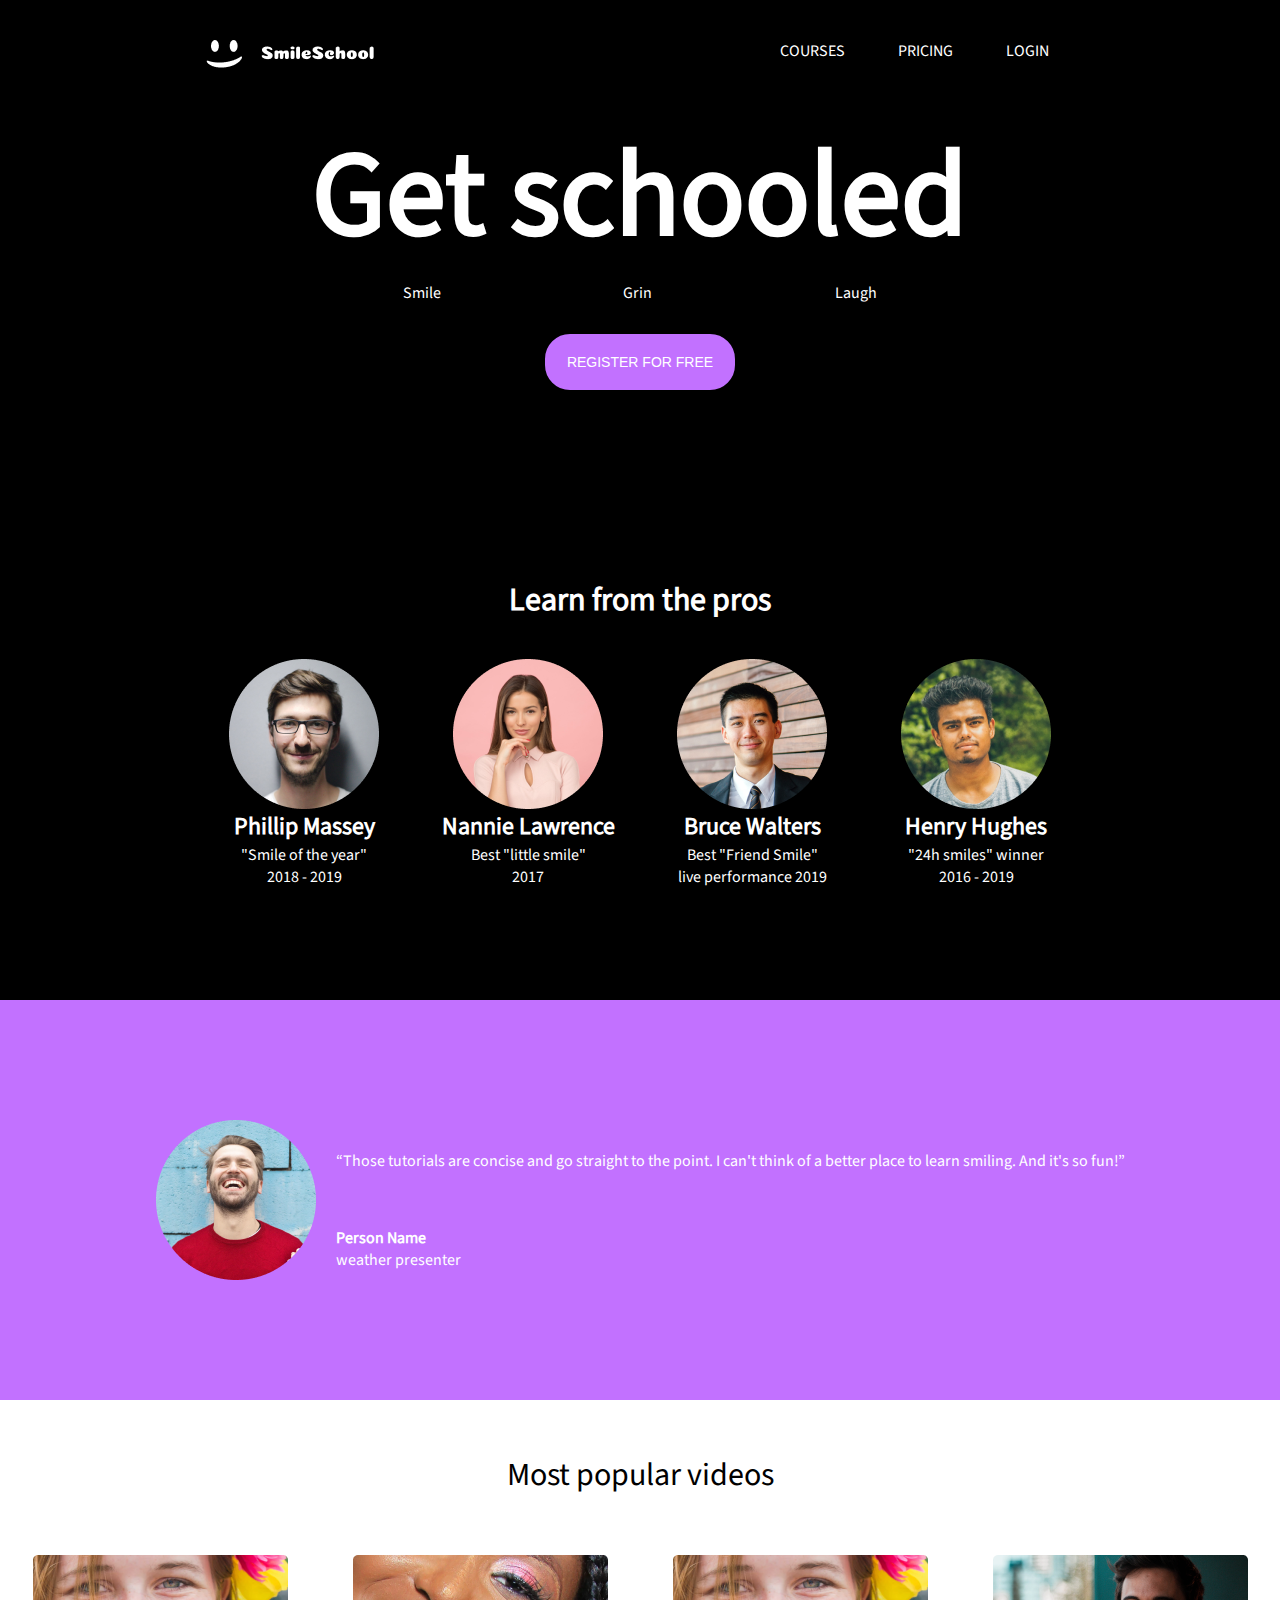
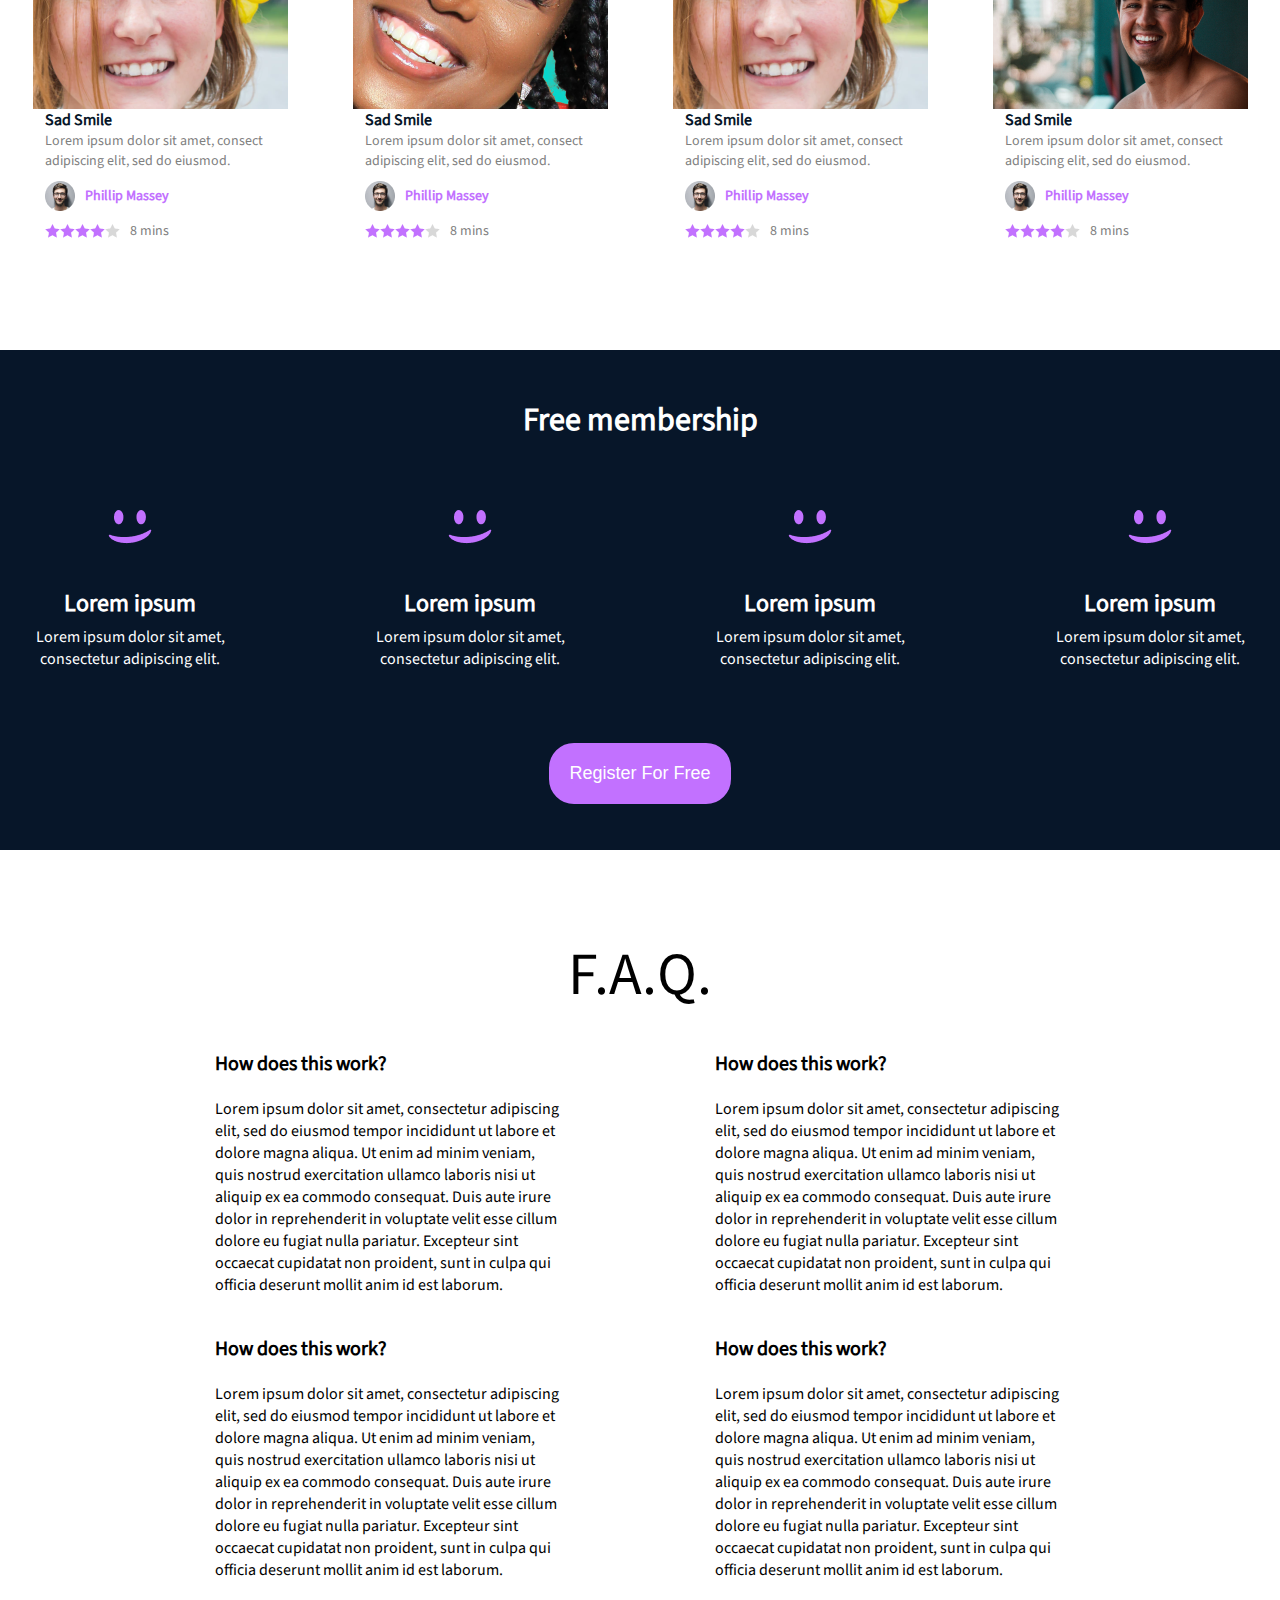
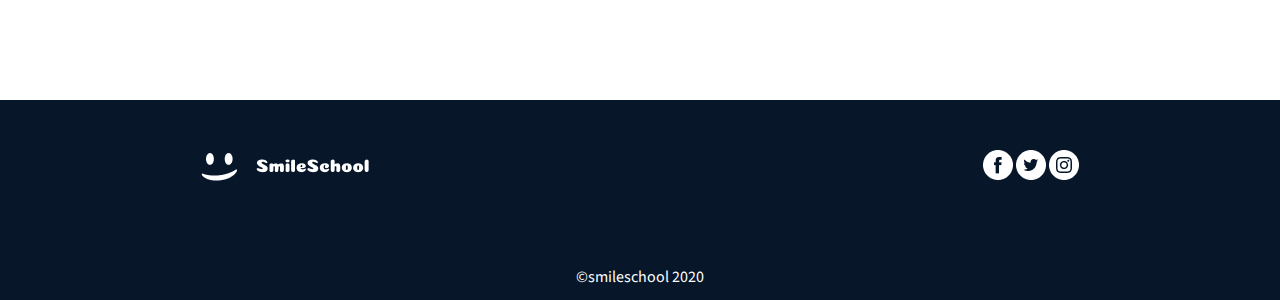
<file: css_advanced/index.html>
<!DOCTYPE html>
<html lang="en">
    <head>
        <meta charset="UTF-8">
        <title>Smile School - Home Page</title>
        <link rel="stylesheet" href="./styles.css">
        <meta name="viewport" content="width=device-width, initial-scale=1">
    </head>
    <body>
        <!-- Header -->
        <header>
            <div id="header_bar">
                <a href="#">
                    <img src="./img/logo.png" alt="Logo" class="header_logo">
                </a>
                <div class="nav_bar">
                    <a href="#">COURSES</a>
                    <a href="#">PRICING</a>
                    <a href="#">LOGIN</a>
                </div>
            </div>
        </header>

        <!-- Main Element -->
        <main>
            <!-- Section 1 -->
            <section id="get_schooled_section">
                <!-- Above the main image -->
                <div id="get_schooled_content">
                    <h1>Get schooled</h1>
                    <div id="get_schooled_moto">
                        <p>Smile</p>
                        <p>Grin</p>
                        <p>Laugh</p>
                    </div>
                    <button>REGISTER FOR FREE</button>
                </div>
            </section>

            <!-- Learn from the pros - 4 pros cards -->
            <section id="learn_from_the_pros_section">
                <h1>Learn from the pros</h1>
                <div class="pro_cards">
                    <div class="pro_card">
                        <img src="./img/philip_avatar.png" alt="">
                        <h2>Phillip Massey</h2>
                        <p>"Smile of the year"</p>
                        <p>2018 - 2019</p>
                    </div>
                    <div class="pro_card">
                        <img src="./img/mannie_avatar.png" alt="">
                        <h2>Nannie Lawrence</h2>
                        <p>Best "little smile"</p>
                        <p>2017</p>
                    </div>
                    <div class="pro_card">
                        <img src="./img/bruce_avatar.png" alt="">
                        <h2>Bruce Walters</h2>
                        <p>Best "Friend Smile"</p>
                        <p>live performance 2019</p>
                    </div>
                    <div class="pro_card">
                        <img src="./img/henry_avatar.png" alt="">
                        <h2>Henry Hughes</h2>
                        <p>"24h smiles" winner</p>
                        <p>2016 - 2019</p>
                    </div>
                </div>
            </section>

            <!-- Quote section -->
            <section id="quote_section">
                <div id="quote_quote_section">
                    <img src="./img/avatar.png" alt="">
                    <div>
                        <q>Those tutorials are concise and go straight to the point. I can't think of a better place to learn smiling. And it's so fun!</q>
                        <p><b>Person Name</b></p>
                        <p>weather presenter</p>
                    </div>
                </div>
            </section>
            <!-- Most popular videos -->
            <section id="popular_videos_section">
                <h1>Most popular videos</h1>
                <div class="video_cards">
                    <!-- Video cards -->
                    <div class="video_card">
                        <img src="./img/preview (1).png" alt="">
                            <div class="video_card_content">
                                <h2>Sad Smile</h2>  
                                <p>Lorem ipsum dolor sit amet, consect adipiscing elit, sed do eiusmod.</p>
                                <div>
                                    <img src="./img/avatar (1).png" alt="">
                                    <h3>Phillip Massey</h3>
                                </div>
                                <div>
                                    <img class="star star1" src="./img/Star_full.png" alt=""><img class="star star2" src="./img/Star_full.png" alt=""><img class="star star3" src="./img/Star_full.png" alt=""><img class="star star4" src="./img/Star_full.png" alt=""><img class="star star5" src="./img/Star_empty.png" alt="">
                                    <p>8 mins</p>
                            </div>
                        </div>
                    </div>
                    <div class="video_card">
                        <img src="./img/preview.png" alt="">
                            <div class="video_card_content">
                                <h2>Sad Smile</h2>  
                                <p>Lorem ipsum dolor sit amet, consect adipiscing elit, sed do eiusmod.</p>
                                <div>
                                    <img src="./img/avatar (1).png" alt="">
                                    <h3>Phillip Massey</h3>
                                </div>
                                <div>
                                    <img class="star star1" src="./img/Star_full.png" alt=""><img class="star star2" src="./img/Star_full.png" alt=""><img class="star star3" src="./img/Star_full.png" alt=""><img class="star star4" src="./img/Star_full.png" alt=""><img class="star star5" src="./img/Star_empty.png" alt="">
                                    <p>8 mins</p>
                            </div>
                        </div>
                    </div>
                    <div class="video_card">
                        <img src="./img/preview (1).png" alt="">
                            <div class="video_card_content">
                                <h2>Sad Smile</h2>  
                                <p>Lorem ipsum dolor sit amet, consect adipiscing elit, sed do eiusmod.</p>
                                <div>
                                    <img src="./img/avatar (1).png" alt="">
                                    <h3>Phillip Massey</h3>
                                </div>
                                <div>
                                    <img class="star star1" src="./img/Star_full.png" alt=""><img class="star star2" src="./img/Star_full.png" alt=""><img class="star star3" src="./img/Star_full.png" alt=""><img class="star star4" src="./img/Star_full.png" alt=""><img class="star star5" src="./img/Star_empty.png" alt="">
                                    <p>8 mins</p>
                            </div>
                        </div>
                    </div>
                    <div class="video_card">
                        <img src="./img/preview (2).png" alt="">
                            <div class="video_card_content">
                                <h2>Sad Smile</h2>  
                                <p>Lorem ipsum dolor sit amet, consect adipiscing elit, sed do eiusmod.</p>
                                <div>
                                    <img src="./img/avatar (1).png" alt="">
                                    <h3>Phillip Massey</h3>
                                </div>
                                <div>
                                    <img class="star star1" src="./img/Star_full.png" alt=""><img class="star star2" src="./img/Star_full.png" alt=""><img class="star star3" src="./img/Star_full.png" alt=""><img class="star star4" src="./img/Star_full.png" alt=""><img class="star star5" src="./img/Star_empty.png" alt="">
                                    <p>8 mins</p>
                            </div>
                        </div>
                    </div>
                    <!-- More video cards -->
                </div>
            </section>

            <!-- Membership -->
            <section id="membership_section">
                <h1>Free membership</h1>
                <div class="messages">
                    <!-- Messages -->
                    <div class="membership_message">
                        <img src="./img/smile.png" alt="">
                        <h2>Lorem ipsum</h2>
                        <p>Lorem ipsum dolor sit amet, consectetur adipiscing elit.</p>
                    </div>
                    <div class="membership_message">
                        <img src="./img/smile.png" alt="">
                        <h2>Lorem ipsum</h2>
                        <p>Lorem ipsum dolor sit amet, consectetur adipiscing elit.</p>
                    </div>
                    <div class="membership_message">
                        <img src="./img/smile.png" alt="">
                        <h2>Lorem ipsum</h2>
                        <p>Lorem ipsum dolor sit amet, consectetur adipiscing elit.</p>
                    </div>
                    <div class="membership_message">
                        <img src="./img/smile.png" alt="">
                        <h2>Lorem ipsum</h2>
                        <p>Lorem ipsum dolor sit amet, consectetur adipiscing elit.</p>
                    </div>
                </div>
                <button>Register For Free</button>
            </section>
            <!-- FAQ -->
            <section id="faq_section">
                <h1>F.A.Q.</h1>
                <div>
                    <div id="row1" class="row">
                        <div class="item">
                            <h2>How does this work?</h2>
                            <p>Lorem ipsum dolor sit amet, consectetur adipiscing elit, sed do eiusmod tempor incididunt ut labore et dolore magna aliqua. Ut enim ad minim veniam, quis nostrud exercitation ullamco laboris nisi ut aliquip ex ea commodo consequat. Duis aute irure dolor in reprehenderit in voluptate velit esse cillum dolore eu fugiat nulla pariatur. Excepteur sint occaecat cupidatat non proident, sunt in culpa qui officia deserunt mollit anim id est laborum.</p>
                        </div>
                        <div class="item">
                            <h2>How does this work?</h2>
                            <p>Lorem ipsum dolor sit amet, consectetur adipiscing elit, sed do eiusmod tempor incididunt ut labore et dolore magna aliqua. Ut enim ad minim veniam, quis nostrud exercitation ullamco laboris nisi ut aliquip ex ea commodo consequat. Duis aute irure dolor in reprehenderit in voluptate velit esse cillum dolore eu fugiat nulla pariatur. Excepteur sint occaecat cupidatat non proident, sunt in culpa qui officia deserunt mollit anim id est laborum.</p>
                        </div>
                    </div>
                    <div id="row2" class="row">
                        <div class="item">
                            <h2>How does this work?</h2>
                            <p>Lorem ipsum dolor sit amet, consectetur adipiscing elit, sed do eiusmod tempor incididunt ut labore et dolore magna aliqua. Ut enim ad minim veniam, quis nostrud exercitation ullamco laboris nisi ut aliquip ex ea commodo consequat. Duis aute irure dolor in reprehenderit in voluptate velit esse cillum dolore eu fugiat nulla pariatur. Excepteur sint occaecat cupidatat non proident, sunt in culpa qui officia deserunt mollit anim id est laborum.</p>
                        </div>
                        <div class="item">
                            <h2>How does this work?</h2>
                            <p>Lorem ipsum dolor sit amet, consectetur adipiscing elit, sed do eiusmod tempor incididunt ut labore et dolore magna aliqua. Ut enim ad minim veniam, quis nostrud exercitation ullamco laboris nisi ut aliquip ex ea commodo consequat. Duis aute irure dolor in reprehenderit in voluptate velit esse cillum dolore eu fugiat nulla pariatur. Excepteur sint occaecat cupidatat non proident, sunt in culpa qui officia deserunt mollit anim id est laborum.</p>
                        </div>
                    </div>
                </div>
            </section>
        </main>

        <!-- Footer -->
        <footer>
            <div id="footer">
                <div id="footer_logos">
                    <img src="./img/logo.png" alt="">
                    <div id="footer_socials">
                        <a href=""><img src="./img/facebook_logo.png" alt=""></a>
                        <a href=""><img src="./img/twitter_logo.png" alt=""></a>
                        <a href=""><img src="./img/instagram_logo.png" alt=""></a>
                    </div>
                </div>
                <p>©smileschool 2020</p>
            </div>
        </footer>
    </body>
</html>
</file>
<file: css_advanced/styles.css>
@font-face {
    font-family: SourceSansPro;
    src: url("./SourceSans3-Regular.ttf");
}

*{
  margin: 0;
  padding: 0;
}
:root{
    font-family: SourceSansPro;
}

/* Header */
header{
    width: 100%;
    height: 100px;
    position: absolute;
}

#header_bar{
    display: flex;
    flex-direction: row;
    margin-top: 40px;
    margin-left: 15px;
    margin-right: 15px;
    justify-content: space-around;  
}

header .nav_bar a{
    margin-left: 25px;
    margin-right: 25px;
    color: white;
}

header .nav_bar a{
    text-decoration: none;
}

/* get schooled */

#get_schooled_section{
    width: 100%;
    height: 500px;
    background-color:  black;
    color: white;
    display: flex;
    justify-content: center;
}

#get_schooled_content{
    justify-content: center;
    display: flex;
    align-items: center;
    flex-direction: column;
}

#get_schooled_content h1{
    font-size: 120px;
    font-weight: bold;
}

#get_schooled_moto {
    display: flex;
    flex-direction: row;
    justify-content: space-around;
    width: -webkit-fill-available;
}

#get_schooled_content button{
    border-radius: 25px;
    border: solid 20px #C271FF;
    text-decoration: none;
    background-color: #C271FF;
    color: white;
    font-size: 14px;
    width: 190px;
    margin-top: 30px;
}

/* Learn from the pros*/
#learn_from_the_pros_section {
    width: 100%;
    height: 500px;
    display: flex;
    flex-direction: column;
    align-items: center;
    justify-content: center;
    background-color: black;
    color: white;
}

#learn_from_the_pros_section .pro_cards{
    display: flex;
    flex-direction: row;
    justify-content: space-around;
    width: 70%;
}

#learn_from_the_pros_section h1{
    font-size: 32px;
}

#learn_from_the_pros_section .pro_cards .pro_card{
    width: 300px;
    height: 300px;
    display: flex;
    flex-direction: column;
    align-items: center;
    justify-content: center;
    margin: 0 20px;
}

/* quote section */
#quote_section{
    width: 100%;
    height: 400px;
    background-color: #C271FF;
    display: flex;
    align-items: center;
    justify-content: center;
}

#quote_section #quote_quote_section{
    display: flex;
    flex-direction: row;
}

#quote_section img{
    width: 160px;
    height: 160px;
    display: flex;
    flex-direction: row;
}

#quote_section #quote_quote_section div{
    margin-left: 20px;
    display: flex;
    flex-direction: column;
    color: white;
}

#quote_section #quote_quote_section q{
    position:relative;
    top:30px;
}

#quote_section #quote_quote_section p{
    position:relative;
    bottom:-85px;
}

/* Popular videos section */
#popular_videos_section{
    width: 100%;
    height: 550px;
    display: flex;
    flex-direction: column;
    align-items: center;
    justify-content: center;
}

#popular_videos_section .video_cards{
    width: 100%;
    height: 400px;
    display: flex;
    flex-direction: row;
    align-items: center;
    justify-content: center;
}

#popular_videos_section .video_cards .video_card{
    width: 300px;
    height: 300px;
    display: flex;
    flex-direction: column;
    align-items: center;
    justify-content: center;
    margin: 0 20px;
}

#popular_videos_section h1 {
    font-size: 32px;
    font-weight: lighter;
}

#popular_videos_section .video_cards .video_card_content {
    margin-left: 25px;
    margin-right: 10px;
}

#popular_videos_section .video_cards .video_card_content h2{
    font-weight: bold;
    font-size: 16px;
    color: #071629;
}

#popular_videos_section .video_cards .video_card_content p{
    font-size: 14px;
    color: gray;
}

#popular_videos_section .video_cards .video_card_content h3{
    font-size: 14px;
    color: #C271FF;
}

#popular_videos_section .video_cards .video_card_content div{
    display: flex;
    flex-direction: row;
    align-items: center;
    margin-top: 10px;
}

#popular_videos_section .video_cards .video_card_content div h3, #popular_videos_section .video_cards .video_card_content div p{
    margin-left: 10px;
}

/* Membership */
#membership_section{
    width: 100%;
    height: 500px;
    display: flex;
    flex-direction: column;
    align-items: center;
    justify-content: center;
    background-color: #071629;
    color: white;
}

#membership_section .messages{
    display: flex;
    flex-direction: row;
    align-items: center;
    justify-content: center;
}

#membership_section .messages .membership_message{
    width: 300px;
    height: 300px;
    display: flex;
    flex-direction: column;
    align-items: center;
    justify-content: center;
    margin: 0 20px;
}

#membership_section .messages .membership_message img{
    margin-bottom: 40px;
}

#membership_section .messages .membership_message h2{
    margin-bottom: 5px;
    text-align: center;
}

#membership_section .messages .membership_message p{
    margin-bottom: 5px;
    text-align: center;
    margin-left: 20px;
    margin-right: 20px;
}

#membership_section button{
    border-radius: 25px;
    border: solid 20px #C271FF;
    text-decoration: none;
    background-color: #C271FF;
    color: white;
    font-size: 18px;
}

/* FAQ */
#faq_section {
    width: 100%;
    height: 850px;
    display: flex;
    flex-direction: column;
    align-items: center;
    justify-content: center;
}

#faq_section h1{
    font-size: 60px !important;
    font-weight: lighter;
    margin-bottom: 30px;
    font-size: 30px;
}

#faq_section .row{
    height: 250px;
    width: 1000px;
    display: flex;
    flex-direction: row;
    align-items: center;
    justify-content: center;
    margin-bottom: 35px;
}

#faq_section .row div{
    height: 250px;
    width: 350px;
    display: flex;
    flex-direction: column;
    justify-content: center;
    margin-right: 75px;
    margin-left: 75px;
}

#faq_section .row div h2{
    font-size: 20px;
    font-weight: bold;
    margin-bottom: 20px;
}
/* Footer */
#footer {
    background-color: #071629;
    height: 200px;
    color: white;
    display: flex;
    flex-direction: column;
    align-items: center;
}

#footer #footer_logos{
    display: flex;
    flex-direction: row;
    align-items: center;
    justify-content: center;
    width: 80%;
    margin-top: 50px;
}

#footer #footer_logos div{
    margin-left: 60%;
}

#footer p{
    position: relative;
    margin-top: 80px;
}
</file>
